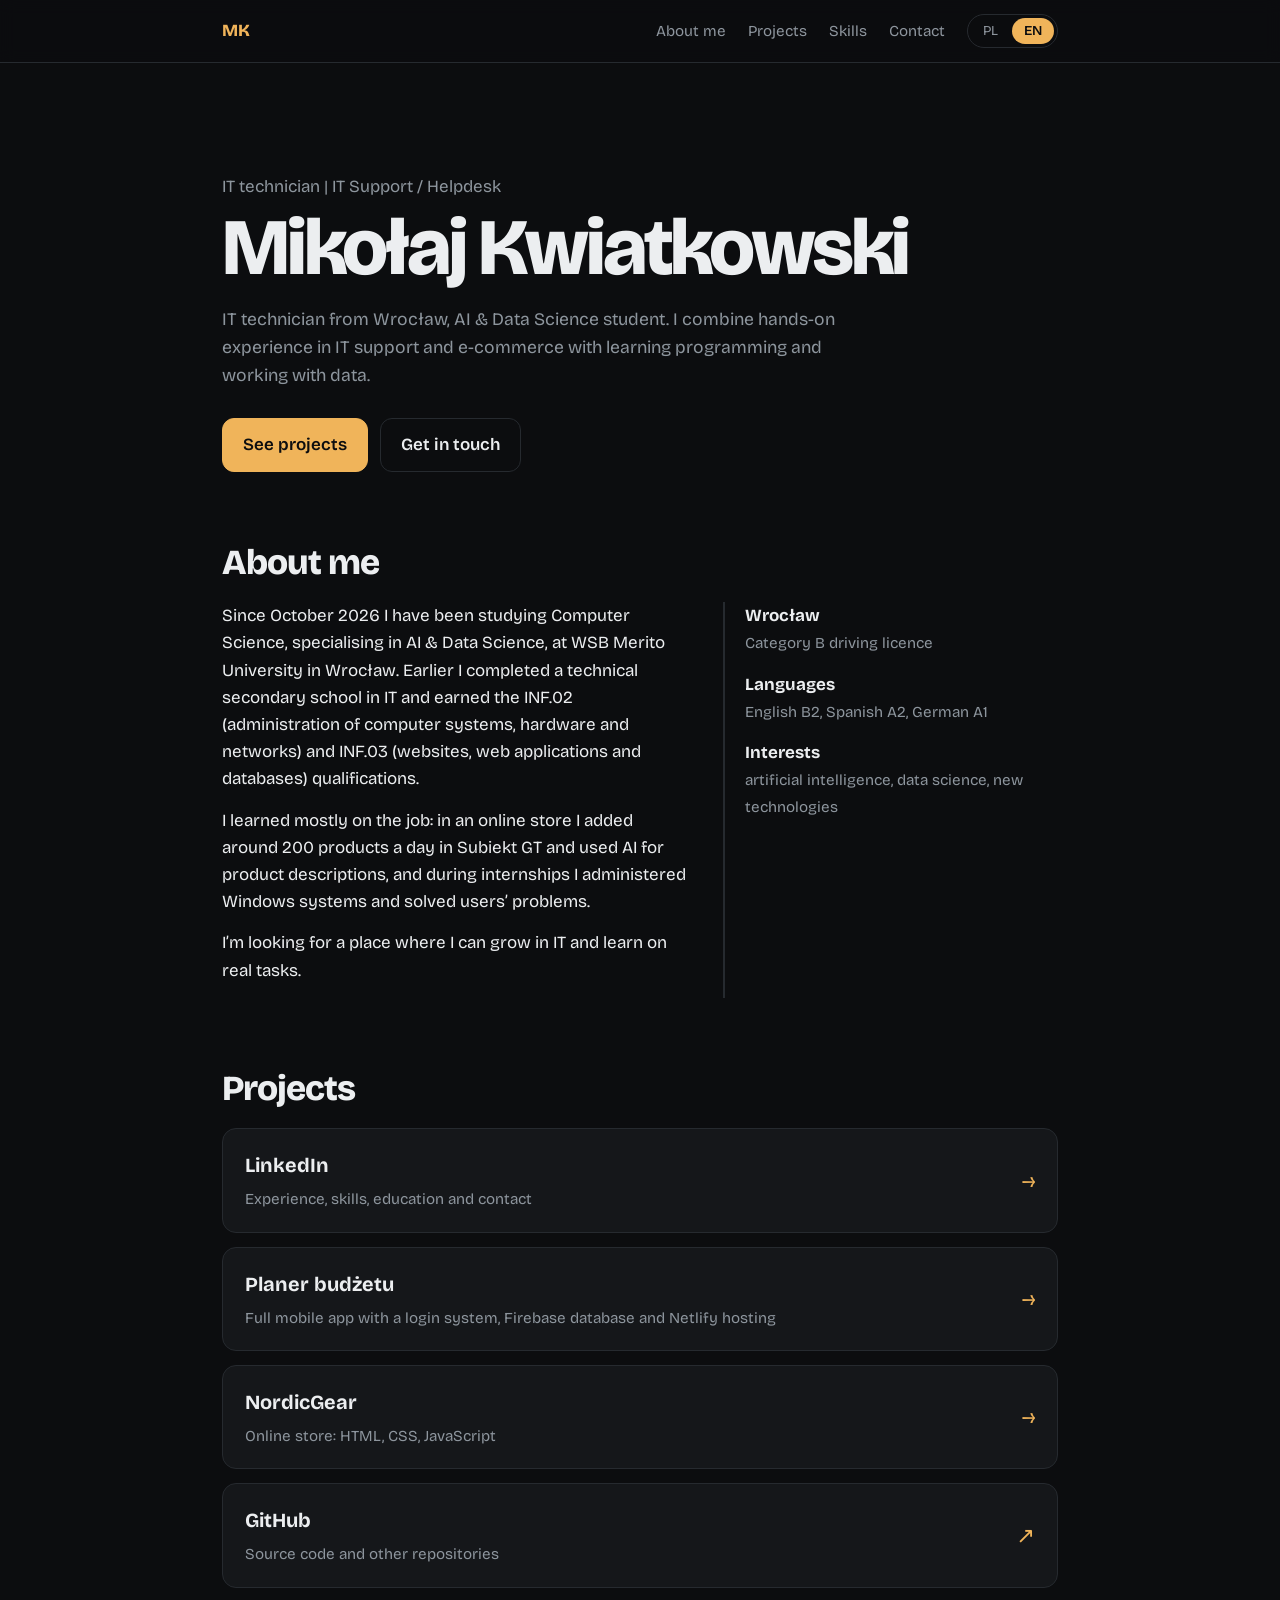
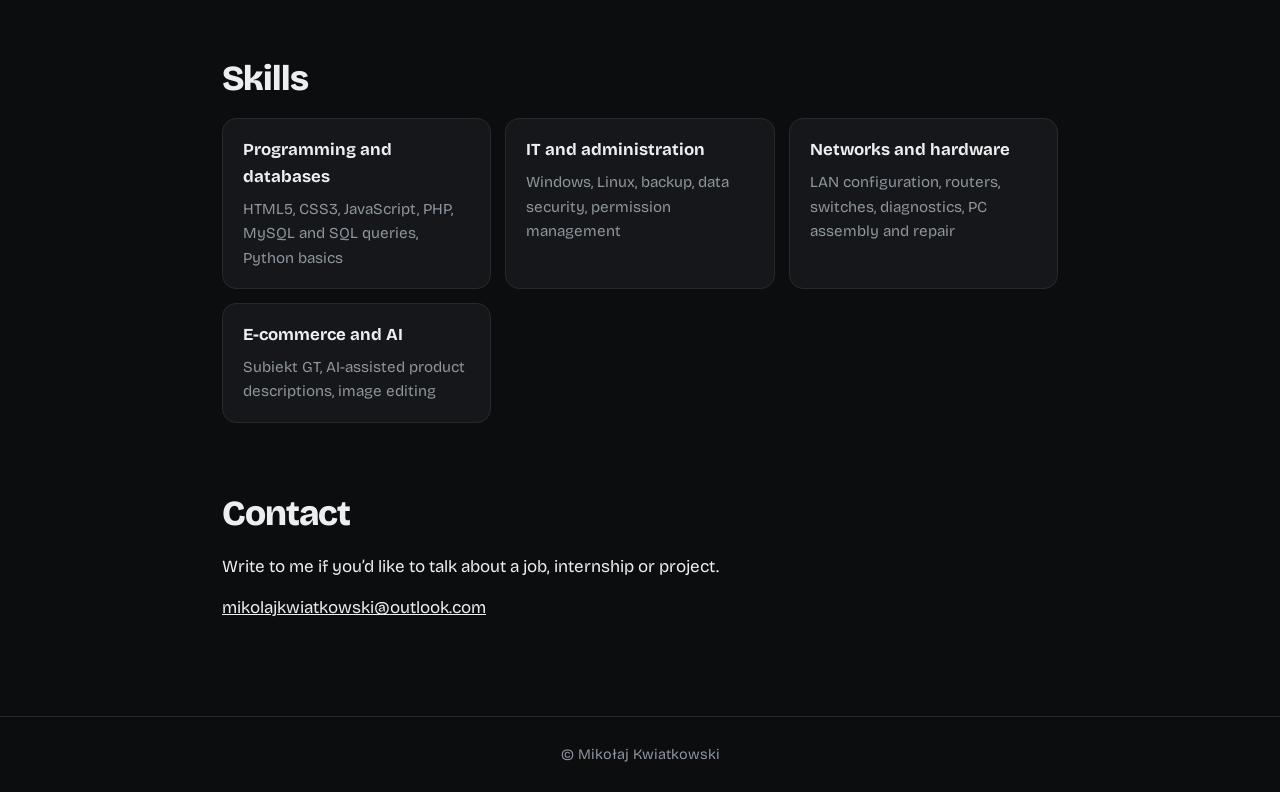
<file: index.html>
<!doctype html>
<html lang="pl">
<head>
<meta charset="UTF-8">
<meta name="viewport" content="width=device-width, initial-scale=1">
<title>Mikołaj Kwiatkowski - Portfolio</title>
<meta name="description" content="Portfolio Mikołaja Kwiatkowskiego: technik informatyk, student AI &amp; Data Science. Projekty i umiejętności.">
<link rel="icon" href="data:image/svg+xml,%3Csvg xmlns='http://www.w3.org/2000/svg' viewBox='0 0 32 32'%3E%3Crect width='32' height='32' rx='7' fill='%230c0d0f'/%3E%3Ctext x='16' y='22' font-size='16' font-family='sans-serif' font-weight='800' text-anchor='middle' fill='%23f0b45a'%3EMK%3C/text%3E%3C/svg%3E">
<link rel="stylesheet" href="https://fonts.googleapis.com/css2?family=Bricolage+Grotesque:wght@400;600;800&display=swap">
<style>
:root{--bg:#0c0d0f;--panel:#15171a;--line:#262a2f;--ink:#eceef0;--mut:#8d959d;--ac:#f0b45a}
*{box-sizing:border-box}
html{scroll-behavior:smooth;scroll-padding-top:72px}
body{margin:0;min-height:100vh;background:var(--bg);color:var(--ink);font:400 17px/1.6 'Bricolage Grotesque',system-ui,sans-serif;display:flex;flex-direction:column}
a{color:inherit}
:focus-visible{outline:3px solid var(--ac);outline-offset:3px}

/* nawigacja */
.nav{position:sticky;top:0;z-index:5;background:rgba(12,13,15,.92);backdrop-filter:blur(8px);border-bottom:1px solid var(--line)}
.nav>div{max-width:880px;margin:0 auto;padding:14px 22px;display:flex;gap:22px;align-items:center;flex-wrap:wrap}
.nav b{font-weight:800;color:var(--ac);margin-right:auto;letter-spacing:-.02em}
.nav a{color:var(--mut);text-decoration:none;font-size:.95rem}
.nav a:hover{color:var(--ink)}

/* przełącznik języka */
.lang{display:flex;gap:2px;border:1px solid var(--line);border-radius:999px;padding:3px}
.lang button{background:none;border:0;color:var(--mut);font:inherit;font-size:.85rem;padding:2px 12px;border-radius:999px;cursor:pointer}
.lang button:hover{color:var(--ink)}
.lang button[aria-pressed="true"]{background:var(--ac);color:#0c0d0f;font-weight:600}

main{flex:1;width:100%;max-width:880px;margin:0 auto;padding:0 22px 40px}
section{padding:clamp(40px,8vw,72px) 0 0}
h2{font-size:clamp(1.6rem,4vw,2.2rem);letter-spacing:-.03em;line-height:1.1;margin:0 0 20px;font-weight:800}
p{margin:0 0 14px;max-width:62ch}
.mut{color:var(--mut)}

/* hero */
.hero{padding-top:clamp(48px,12vw,110px)}
.role{color:var(--mut);margin:0}
h1{font-size:clamp(2.4rem,9vw,5rem);line-height:1;letter-spacing:-.04em;margin:8px 0 18px;font-weight:800}
.lead{max-width:56ch;color:var(--mut);margin:0 0 28px;font-size:1.1rem}
.cta{display:flex;gap:12px;flex-wrap:wrap}
.btn{display:inline-block;padding:12px 20px;border-radius:12px;border:1px solid var(--line);text-decoration:none;font-weight:600;transition:border-color .2s}
.btn:hover{border-color:var(--ac)}
.btn.main{background:var(--ac);border-color:var(--ac);color:#0c0d0f}

/* o mnie */
.about{display:grid;grid-template-columns:1.4fr 1fr;gap:32px}
.facts{list-style:none;margin:0;padding:0;border-left:2px solid var(--line);padding-left:20px;display:grid;gap:14px;align-content:start}
.facts strong{display:block}
.facts span{color:var(--mut);font-size:.95rem}

/* projekty */
.links{display:grid;gap:14px;list-style:none;padding:0;margin:0}
.links a{display:grid;grid-template-columns:1fr auto;align-items:center;gap:6px 16px;background:var(--panel);border:1px solid var(--line);border-radius:14px;padding:20px 22px;text-decoration:none;transition:border-color .2s,transform .2s}
.links a:hover{border-color:var(--ac);transform:translateY(-2px)}
.links strong{font-size:1.25rem}
.links span{grid-column:1;color:var(--mut);font-size:.95rem}
.links i{grid-row:1/3;grid-column:2;font-style:normal;color:var(--ac);font-size:1.4rem}

/* umiejętności */
.skills{display:grid;grid-template-columns:repeat(auto-fit,minmax(240px,1fr));gap:14px}
.skills div{background:var(--panel);border:1px solid var(--line);border-radius:14px;padding:18px 20px}
.skills h3{margin:0 0 6px;font-size:1.05rem}
.skills p{margin:0;color:var(--mut);font-size:.95rem}

footer{margin-top:40px;padding:26px 22px;text-align:center;color:var(--mut);font-size:.9rem;border-top:1px solid var(--line)}
footer a{color:var(--ink)}

@keyframes fade{from{opacity:0;transform:translateY(10px)}}
.hero{animation:fade .6s ease both}
@media(max-width:700px){
  .about{grid-template-columns:1fr}
}
@media(prefers-reduced-motion:reduce){*{animation:none!important;transition:none!important;scroll-behavior:auto!important}}
</style>
</head>
<body>
<nav class="nav" aria-label="Nawigacja">
  <div>
    <b>MK</b>
    <a href="#o-mnie" data-i18n="nav_about">O mnie</a>
    <a href="#projekty" data-i18n="nav_projects">Projekty</a>
    <a href="#umiejetnosci" data-i18n="nav_skills">Umiejętności</a>
    <a href="#kontakt" data-i18n="nav_contact">Kontakt</a>
    <div class="lang" role="group" aria-label="Język / Language">
      <button type="button" data-lang="pl" aria-pressed="true" lang="pl">PL</button>
      <button type="button" data-lang="en" aria-pressed="false" lang="en">EN</button>
    </div>
  </div>
</nav>

<main>
  <header class="hero">
    <p class="role" data-i18n="role">Technik informatyk | Wsparcie IT / Helpdesk</p>
    <h1>Mikołaj Kwiatkowski</h1>
    <p class="lead" data-i18n="lead">Technik informatyk z Wrocławia, student AI &amp; Data Science. Łączę praktykę we wsparciu IT i e-commerce z nauką programowania i pracy z danymi.</p>
    <div class="cta">
      <a class="btn main" href="#projekty" data-i18n="btn_projects">Zobacz projekty</a>
      <a class="btn" href="mailto:mikolajkwiatkowski@outlook.com" data-i18n="btn_mail">Napisz do mnie</a>
    </div>
  </header>

  <section id="o-mnie">
    <h2 data-i18n="about_h">O mnie</h2>
    <div class="about">
      <div>
        <p data-i18n="about_p1">Od października 2026 studiuję informatykę na specjalizacji AI &amp; Data Science na Uniwersytecie WSB Merito we Wrocławiu. Wcześniej skończyłem technikum informatyczne i zdobyłem kwalifikacje INF.02 (administracja systemami i sieciami) oraz INF.03 (strony, aplikacje internetowe i bazy danych).</p>
        <p data-i18n="about_p2">Praktycznie uczyłem się w pracy: w sklepie internetowym dodawałem około 200 produktów dziennie w Subiekt GT i korzystałem z AI przy opisach, a na praktykach administrowałem systemami Windows i rozwiązywałem problemy użytkowników.</p>
        <p data-i18n="about_p3">Szukam miejsca, w którym rozwinę się w IT i będę uczył się na prawdziwych zadaniach.</p>
      </div>
      <ul class="facts">
        <li><strong>Wrocław</strong><span data-i18n="fact_licence">Prawo jazdy kat. B</span></li>
        <li><strong data-i18n="fact_lang_h">Języki</strong><span data-i18n="fact_lang">angielski B2, hiszpański A2, niemiecki A1</span></li>
        <li><strong data-i18n="fact_int_h">Interesuje mnie</strong><span data-i18n="fact_int">sztuczna inteligencja, data science, nowe technologie</span></li>
      </ul>
    </div>
  </section>

  <section id="projekty">
    <h2 data-i18n="proj_h">Projekty</h2>
    <ul class="links">
      <li><a href="https://www.linkedin.com/in/mikolaj-kwiatkowski-759343365/"><strong>LinkedIn</strong><span data-i18n="proj_li">Doświadczenie, umiejętności, wykształcenie i kontakt</span><i aria-hidden="true">→</i></a></li>
      <li><a href="https://planer-budzetu.netlify.app"><strong>Planer budżetu</strong><span data-i18n="proj_planer">Pełna aplikacja mobilna, system logowania, baza danych firebase i netlify</span><i aria-hidden="true">→</i></a></li>
      <li><a href="https://portfolio-mk05.github.io/Portfolio/nordicgear/"><strong>NordicGear</strong><span data-i18n="proj_nordic">Sklep internetowy: HTML, CSS, JavaScript</span><i aria-hidden="true">→</i></a></li>
      <li><a href="https://github.com/Portfolio-MK05/Portfolio" target="_blank" rel="noreferrer"><strong>GitHub</strong><span data-i18n="proj_gh">Kod źródłowy i pozostałe repozytoria</span><i aria-hidden="true">↗</i></a></li>
    </ul>
  </section>

  <section id="umiejetnosci">
    <h2 data-i18n="skills_h">Umiejętności</h2>
    <div class="skills">
      <div><h3 data-i18n="sk1_h">Programowanie i bazy</h3><p data-i18n="sk1">HTML5, CSS3, JavaScript, PHP, MySQL i zapytania SQL, podstawy Pythona</p></div>
      <div><h3 data-i18n="sk2_h">IT i administracja</h3><p data-i18n="sk2">Windows, Linux, backup, bezpieczeństwo danych, zarządzanie uprawnieniami</p></div>
      <div><h3 data-i18n="sk3_h">Sieci i sprzęt</h3><p data-i18n="sk3">Konfiguracja LAN, routery, switche, diagnostyka, montaż i serwis komputerów</p></div>
      <div><h3 data-i18n="sk4_h">E-commerce i AI</h3><p data-i18n="sk4">Subiekt GT, opisy produktów z użyciem AI, edycja grafiki</p></div>
    </div>
  </section>

  <section id="kontakt">
    <h2 data-i18n="contact_h">Kontakt</h2>
    <p data-i18n="contact_p">Napisz, jeśli chcesz porozmawiać o pracy, stażu lub projekcie.</p>
    <p><a href="mailto:mikolajkwiatkowski@outlook.com">mikolajkwiatkowski@outlook.com</a></p>
  </section>
</main>
<footer>© Mikołaj Kwiatkowski</footer>

<script>
(function(){
  var EN={
    nav_about:'About me', nav_projects:'Projects', nav_skills:'Skills', nav_contact:'Contact',
    role:'IT technician | IT Support / Helpdesk',
    lead:'IT technician from Wrocław, AI &amp; Data Science student. I combine hands-on experience in IT support and e-commerce with learning programming and working with data.',
    btn_projects:'See projects', btn_mail:'Get in touch',
    about_h:'About me',
    about_p1:'Since October 2026 I have been studying Computer Science, specialising in AI &amp; Data Science, at WSB Merito University in Wrocław. Earlier I completed a technical secondary school in IT and earned the INF.02 (administration of computer systems, hardware and networks) and INF.03 (websites, web applications and databases) qualifications.',
    about_p2:'I learned mostly on the job: in an online store I added around 200 products a day in Subiekt GT and used AI for product descriptions, and during internships I administered Windows systems and solved users’ problems.',
    about_p3:'I’m looking for a place where I can grow in IT and learn on real tasks.',
    fact_licence:'Category B driving licence',
    fact_lang_h:'Languages', fact_lang:'English B2, Spanish A2, German A1',
    fact_int_h:'Interests', fact_int:'artificial intelligence, data science, new technologies',
    proj_h:'Projects',
    proj_li:'Experience, skills, education and contact',
    proj_planer:'Full mobile app with a login system, Firebase database and Netlify hosting',
    proj_nordic:'Online store: HTML, CSS, JavaScript',
    proj_gh:'Source code and other repositories',
    skills_h:'Skills',
    sk1_h:'Programming and databases', sk1:'HTML5, CSS3, JavaScript, PHP, MySQL and SQL queries, Python basics',
    sk2_h:'IT and administration', sk2:'Windows, Linux, backup, data security, permission management',
    sk3_h:'Networks and hardware', sk3:'LAN configuration, routers, switches, diagnostics, PC assembly and repair',
    sk4_h:'E-commerce and AI', sk4:'Subiekt GT, AI-assisted product descriptions, image editing',
    contact_h:'Contact',
    contact_p:'Write to me if you’d like to talk about a job, internship or project.'
  };
  var els=[].slice.call(document.querySelectorAll('[data-i18n]'));
  els.forEach(function(e){e.setAttribute('data-pl',e.innerHTML);});
  var meta=document.querySelector('meta[name="description"]');
  var nav=document.querySelector('.nav');
  var PL_META=meta.getAttribute('content'), PL_NAV=nav.getAttribute('aria-label');
  var EN_META='Portfolio of Mikołaj Kwiatkowski: IT technician, AI & Data Science student. Projects and skills.';
  var buttons=[].slice.call(document.querySelectorAll('.lang button'));

  function setLang(l,save){
    var en=l==='en';
    els.forEach(function(e){e.innerHTML=en?EN[e.getAttribute('data-i18n')]:e.getAttribute('data-pl');});
    document.documentElement.lang=en?'en':'pl';
    meta.setAttribute('content',en?EN_META:PL_META);
    nav.setAttribute('aria-label',en?'Navigation':PL_NAV);
    buttons.forEach(function(b){b.setAttribute('aria-pressed',b.getAttribute('data-lang')===l?'true':'false');});
    if(save){try{localStorage.setItem('lang',l);}catch(err){}}
  }

  buttons.forEach(function(b){b.addEventListener('click',function(){setLang(b.getAttribute('data-lang'),true);});});

  var saved=null;
  try{saved=localStorage.getItem('lang');}catch(err){}
  var initial=saved||((navigator.language||'pl').slice(0,2)==='pl'?'pl':'en');
  if(initial==='en'){setLang('en',false);}
})();
</script>
</body>
</html>
</file>
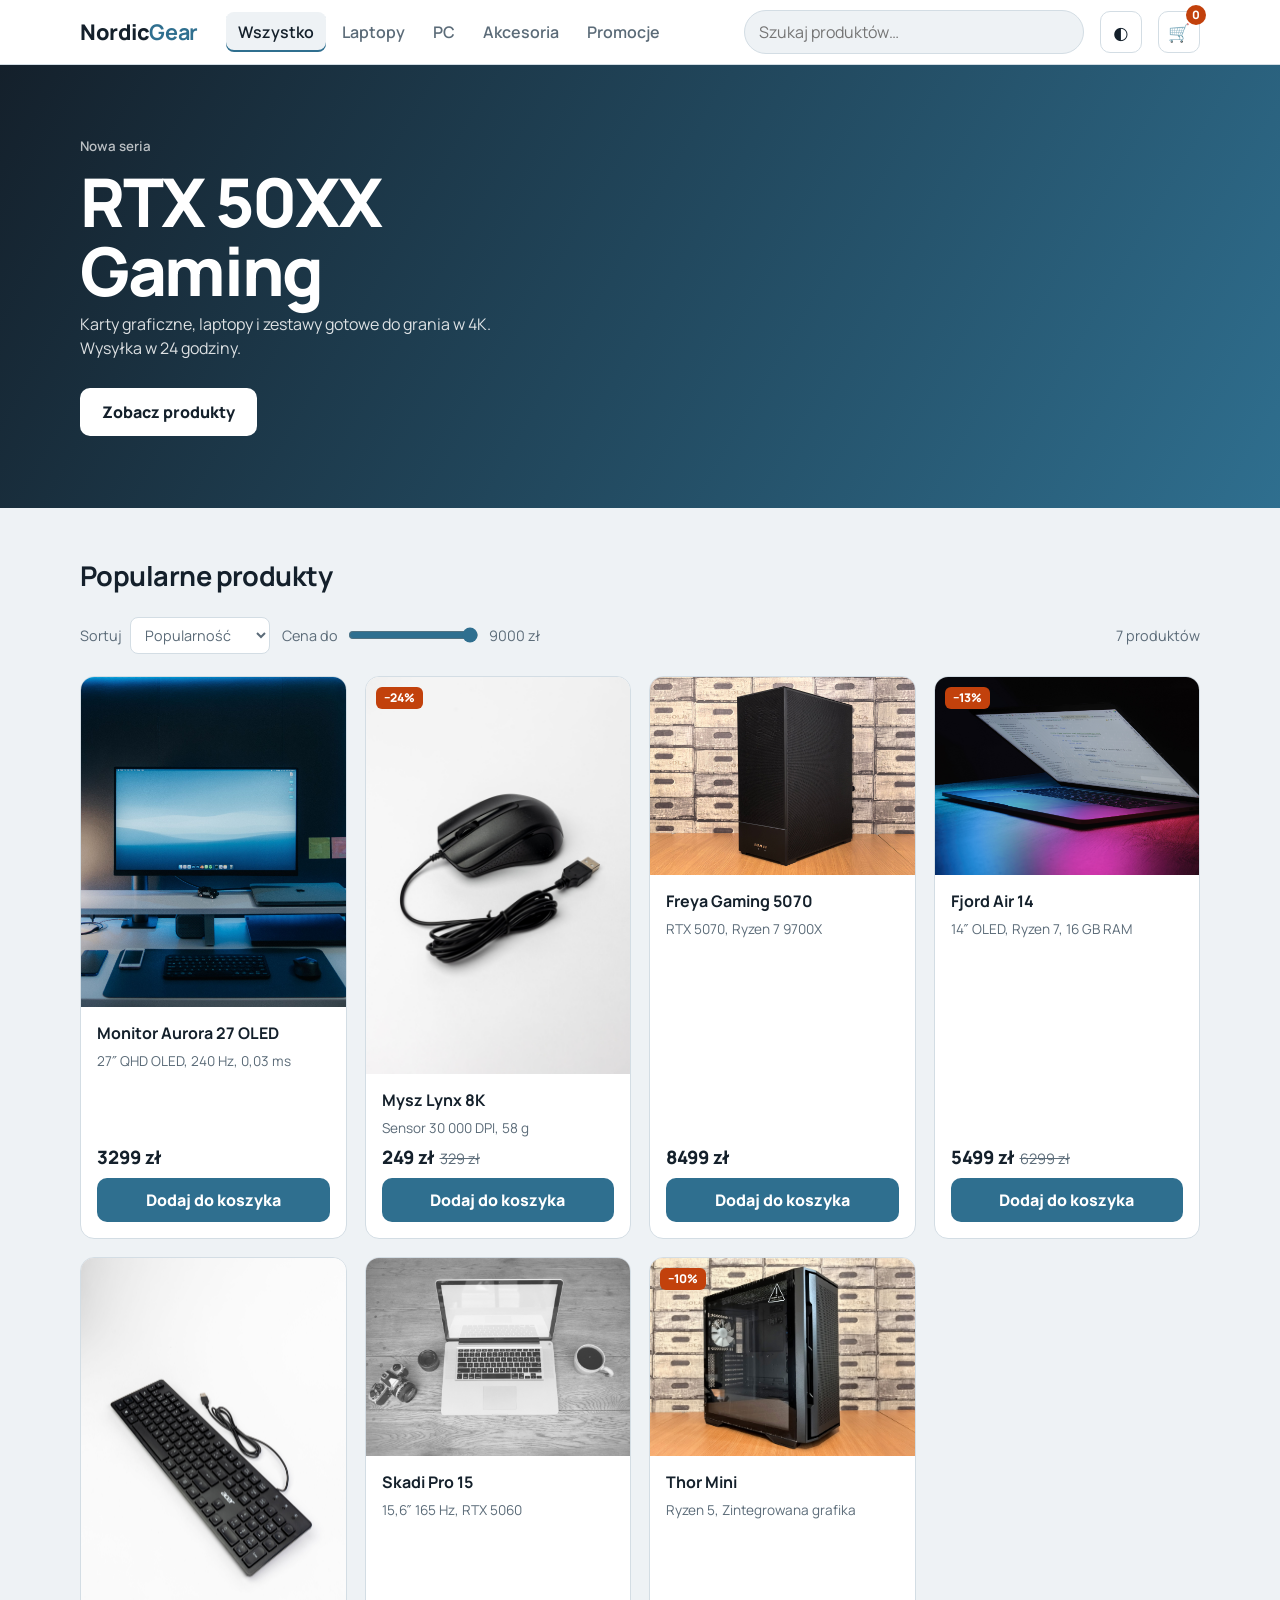
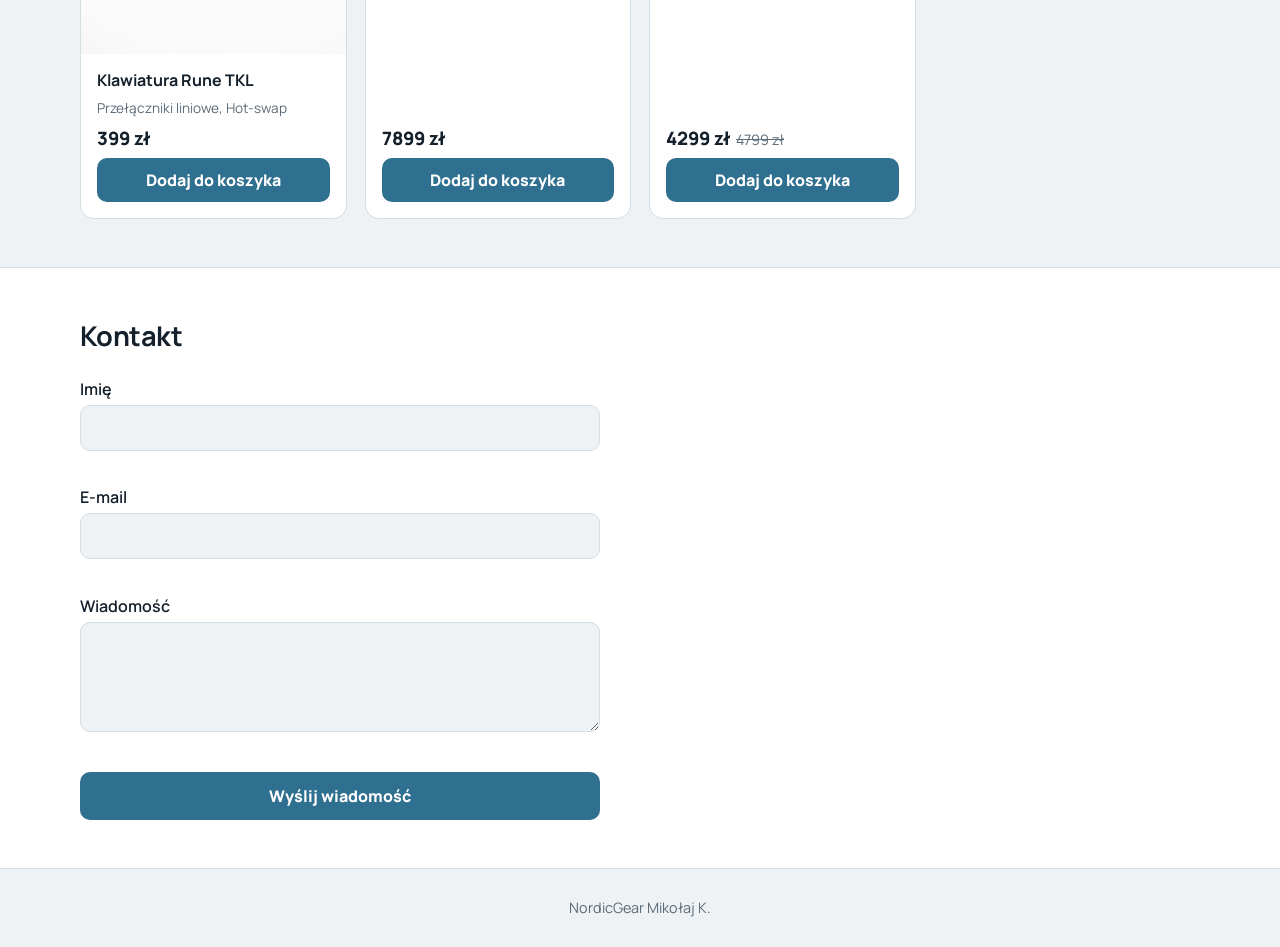
<file: nordicgear/index.html>
<!DOCTYPE html>
<html lang="pl">
<head>
<meta charset="utf-8">
<meta name="viewport" content="width=device-width, initial-scale=1, viewport-fit=cover">
<title>NordicGear – sprzęt komputerowy</title>
<link rel="stylesheet" href="https://fonts.googleapis.com/css2?family=Manrope:wght@400;600;800&display=swap">
<link rel="stylesheet" href="css/style.css">
</head>
<body>
<header>
 <div class="wrap bar">
  <button class="icon burger" id="burger" aria-label="Menu" aria-expanded="false">☰</button>
  <a class="logo" href="#" aria-label="NordicGear – strona główna">Nordic<b>Gear</b></a>
  <nav id="nav" aria-label="Kategorie"></nav>
  <div class="search"><input id="q" type="search" placeholder="Szukaj produktów…" aria-label="Szukaj produktów"></div>
  <button class="icon" id="theme" aria-label="Zmień motyw">◐</button>
  <button class="icon" id="cartBtn" aria-label="Koszyk">🛒<span class="badge" id="badge">0</span></button>
 </div>
</header>

<div class="hero"><div class="wrap">
 <small>Nowa seria</small>
 <h1>RTX 50XX<br>Gaming</h1>
 <p>Karty graficzne, laptopy i zestawy gotowe do grania w 4K. Wysyłka w 24 godziny.</p>
 <a class="btn" href="#sklep" id="cta">Zobacz produkty</a>
</div></div>

<section id="sklep"><div class="wrap">
 <h2 id="title">Popularne produkty</h2>
 <div class="tools">
  <label>Sortuj <select id="sort"><option value="pop">Popularność</option><option value="asc">Cena rosnąco</option><option value="desc">Cena malejąco</option></select></label>
  <label>Cena do <input id="max" type="range" min="100" max="9000" step="100" value="9000"> <output id="maxOut">9000 zł</output></label>
  <span class="count" id="count" aria-live="polite"></span>
 </div>
 <div class="grid" id="grid"></div>
</div></section>

<section class="contact" id="kontakt"><div class="wrap">
 <h2>Kontakt</h2>
 <form id="form" novalidate>
  <div class="f"><label for="n">Imię</label><input id="n" autocomplete="name"><p class="err"></p></div>
  <div class="f"><label for="e">E-mail</label><input id="e" type="email" autocomplete="email"><p class="err"></p></div>
  <div class="f"><label for="m">Wiadomość</label><textarea id="m"></textarea><p class="err"></p></div>
  <button class="btn" type="submit">Wyślij wiadomość</button>
 </form>
 <p class="ok" id="ok" hidden>Dziękujemy! Odpowiemy w ciągu jednego dnia roboczego.</p>
</div></section>
<footer>NordicGear Mikołaj K.</footer>

<div class="scrim" id="scrim"></div>
<aside class="drawer" id="drawer" aria-label="Koszyk" aria-hidden="true">
 <header><h2>Koszyk</h2><button class="icon" id="closeCart" aria-label="Zamknij koszyk">✕</button></header>
 <div class="lines" id="lines"></div>
 <div class="total"><span>Razem</span><span id="sum">0 zł</span></div>
 <button class="btn" id="checkout">Przejdź do kasy</button>
</aside>
<div class="modal" id="modal" role="dialog" aria-modal="true" aria-label="Karta produktu"><div class="sheet" id="sheet"></div></div>
<div class="toast" id="toast" role="status"></div>

<script src="js/data.js"></script>
<script src="js/app.js"></script>
</body>
</html>
</file>
<file: nordicgear/css/style.css>
:root{--bg:#eef2f5;--surface:#fff;--ink:#14202b;--muted:#5b6b78;--line:#d3dde4;--accent:#2f6f8f;--accent-ink:#fff;--sale:#c2410c;--hero1:#14202b;--hero2:#2f6f8f;
box-sizing:border-box;padding-top:env(safe-area-inset-top,0px);padding-bottom:env(safe-area-inset-bottom,0px)}
@media(prefers-color-scheme:dark){:root:not([data-theme="light"]){--bg:#0e161d;--surface:#17222c;--ink:#e8eef2;--muted:#93a4b1;--line:#2a3a47;--accent:#6fb7d6;--accent-ink:#0e161d;--sale:#f59e6b;--hero1:#0a1117;--hero2:#1d4a63}}
:root[data-theme="dark"]{--bg:#0e161d;--surface:#17222c;--ink:#e8eef2;--muted:#93a4b1;--line:#2a3a47;--accent:#6fb7d6;--accent-ink:#0e161d;--sale:#f59e6b;--hero1:#0a1117;--hero2:#1d4a63}
*,*::before,*::after{box-sizing:border-box}
html{scroll-padding-top:calc(env(safe-area-inset-top,0px) + 70px);scroll-behavior:smooth}
body{margin:0;background:var(--bg);color:var(--ink);font:400 16px/1.5 Manrope,system-ui,-apple-system,"Segoe UI",sans-serif}
body::before{content:"";position:fixed;inset:0 0 auto;height:env(safe-area-inset-top,0px);background:var(--surface);z-index:30}
button,input,select,textarea{font:inherit;color:inherit}
button{cursor:pointer}
:focus-visible{outline:3px solid var(--accent);outline-offset:2px}
.wrap{max-width:1160px;margin:0 auto;padding:0 20px}
header{position:sticky;top:env(safe-area-inset-top,0px);z-index:20;background:var(--surface);border-bottom:1px solid var(--line)}
.bar{display:flex;align-items:center;gap:16px;height:64px}
.logo{font-weight:800;font-size:1.35rem;letter-spacing:-.02em;text-decoration:none;color:var(--ink)}
.logo b{color:var(--accent)}
nav{display:flex;gap:4px;margin-left:12px}
nav button{background:none;border:0;padding:8px 12px;border-radius:8px;font-weight:600;color:var(--muted)}
nav button:hover,nav button[aria-pressed="true"]{color:var(--ink);background:var(--bg)}
nav button[aria-pressed="true"]{box-shadow:inset 0 -2px 0 var(--accent)}
.search{flex:1;max-width:340px;margin-left:auto}
.search input{width:100%;padding:9px 14px;border-radius:999px;border:1px solid var(--line);background:var(--bg)}
.icon{background:none;border:1px solid var(--line);border-radius:10px;width:42px;height:42px;display:grid;place-items:center;position:relative;font-size:1.1rem}
.badge{position:absolute;top:-7px;right:-7px;min-width:20px;height:20px;border-radius:10px;background:var(--sale);color:#fff;font-size:.72rem;font-weight:800;display:grid;place-items:center;padding:0 5px}
.burger{display:none}
.hero{background:linear-gradient(120deg,var(--hero1),var(--hero2));color:#fff;padding:72px 0}
.hero h1{font-size:clamp(2.2rem,6vw,4.2rem);line-height:1.02;letter-spacing:-.035em;margin:0 0 8px;font-weight:800}
.hero p{margin:0 0 28px;max-width:46ch;opacity:.85}
.hero small{display:block;margin-bottom:10px;opacity:.7;font-weight:600}
.btn{display:inline-block;background:var(--accent);color:var(--accent-ink);border:0;border-radius:10px;padding:12px 22px;font-weight:800;text-decoration:none}
.hero .btn{background:#fff;color:#14202b}
.btn.ghost{background:none;border:1px solid var(--line);color:var(--ink)}
section{padding:48px 0}
h2{font-size:1.7rem;letter-spacing:-.02em;margin:0 0 20px}
.tools{display:flex;flex-wrap:wrap;gap:12px;align-items:center;margin-bottom:22px}
.tools label{display:flex;align-items:center;gap:8px;color:var(--muted);font-size:.9rem}
.tools select,.tools input[type=range]{padding:7px 10px;border:1px solid var(--line);border-radius:8px;background:var(--surface)}
.tools input[type=range]{padding:0;accent-color:var(--accent)}
.count{margin-left:auto;color:var(--muted);font-size:.9rem}
.grid{display:grid;grid-template-columns:repeat(auto-fill,minmax(230px,1fr));gap:18px}
.card{background:var(--surface);border:1px solid var(--line);border-radius:14px;overflow:hidden;display:flex;flex-direction:column}
.thumb{background:var(--bg);aspect-ratio:4/3;display:grid;place-items:center;border:0;width:100%;padding:0;position:relative}
.thumb svg{width:56%;height:auto;stroke:var(--accent);fill:none;stroke-width:3;stroke-linecap:round;stroke-linejoin:round}
.thumb img{width:100%;height:100%;object-fit:cover;display:block}
.tag{position:absolute;top:10px;left:10px;background:var(--sale);color:#fff;font-size:.75rem;font-weight:800;padding:2px 8px;border-radius:6px}
.info{padding:14px 16px 16px;display:flex;flex-direction:column;gap:6px;flex:1}
.info h3{margin:0;font-size:1rem}
.info .spec{color:var(--muted);font-size:.85rem;flex:1}
.price{font-weight:800;font-size:1.15rem}
.price s{font-weight:400;color:var(--muted);font-size:.9rem;margin-left:6px}
.info .btn{padding:10px;text-align:center}
.empty{padding:40px;text-align:center;color:var(--muted);border:1px dashed var(--line);border-radius:14px}
.contact{background:var(--surface);border-top:1px solid var(--line)}
form{display:grid;gap:14px;max-width:520px}
.f label{display:block;font-weight:600;margin-bottom:4px}
.f input,.f textarea{width:100%;padding:10px 12px;border:1px solid var(--line);border-radius:10px;background:var(--bg)}
.f textarea{min-height:110px;resize:vertical}
.f.bad input,.f.bad textarea{border-color:var(--sale)}
.err{color:var(--sale);font-size:.85rem;min-height:1.2em;margin:4px 0 0}
.ok{padding:14px;border-radius:10px;background:var(--bg);border-left:4px solid var(--accent);max-width:520px}
footer{padding:28px 0;color:var(--muted);font-size:.9rem;text-align:center;border-top:1px solid var(--line)}
.scrim{position:fixed;inset:0;background:rgba(0,0,0,.5);z-index:40;display:none}
.scrim.on{display:block}
.drawer{position:fixed;top:0;right:0;bottom:0;width:min(400px,100%);background:var(--surface);z-index:50;transform:translateX(100%);transition:transform .25s;display:flex;flex-direction:column;padding:calc(env(safe-area-inset-top,0px) + 18px) 18px calc(env(safe-area-inset-bottom,0px) + 18px)}
.drawer.on{transform:none}
.drawer header{position:static;border:0;display:flex;justify-content:space-between;align-items:center;padding:0 0 12px}
.drawer h2{margin:0;font-size:1.3rem}
.lines{flex:1;overflow:auto;display:grid;gap:12px;align-content:start}
.line{display:grid;grid-template-columns:1fr auto;gap:4px 10px;padding-bottom:12px;border-bottom:1px solid var(--line)}
.qty{display:flex;align-items:center;gap:8px}
.qty button{width:28px;height:28px;border-radius:8px;border:1px solid var(--line);background:var(--bg)}
.rm{background:none;border:0;color:var(--muted);text-decoration:underline;font-size:.85rem}
.total{display:flex;justify-content:space-between;font-weight:800;font-size:1.2rem;padding:14px 0}
.modal{position:fixed;inset:0;z-index:60;display:none;place-items:center;padding:16px}
.modal.on{display:grid}
.sheet{background:var(--surface);border-radius:16px;max-width:760px;width:100%;max-height:90vh;overflow:auto;display:grid;grid-template-columns:1fr 1fr}
.sheet .thumb{aspect-ratio:auto;min-height:260px}
.sheet .body{padding:24px;display:flex;flex-direction:column;gap:10px}
.sheet ul{margin:0;padding-left:18px;color:var(--muted)}
.toast{position:fixed;left:50%;bottom:calc(env(safe-area-inset-bottom,0px) + 20px);transform:translateX(-50%);background:var(--ink);color:var(--bg);padding:10px 18px;border-radius:10px;z-index:70;opacity:0;pointer-events:none;transition:opacity .2s}
.toast.on{opacity:1}
@media(max-width:820px){
 nav{display:none;position:absolute;top:64px;left:0;right:0;background:var(--surface);flex-direction:column;padding:8px 20px 14px;margin:0;border-bottom:1px solid var(--line)}
 nav.on{display:flex}
 nav button{text-align:left}
 .burger{display:grid}
 .search{max-width:none}
 .sheet{grid-template-columns:1fr}
 .hero{padding:48px 0}
}
@media(max-width:520px){.logo{font-size:1.1rem}.bar{gap:8px}}
@media(prefers-reduced-motion:reduce){*{transition:none!important;scroll-behavior:auto!important}}
</file>
